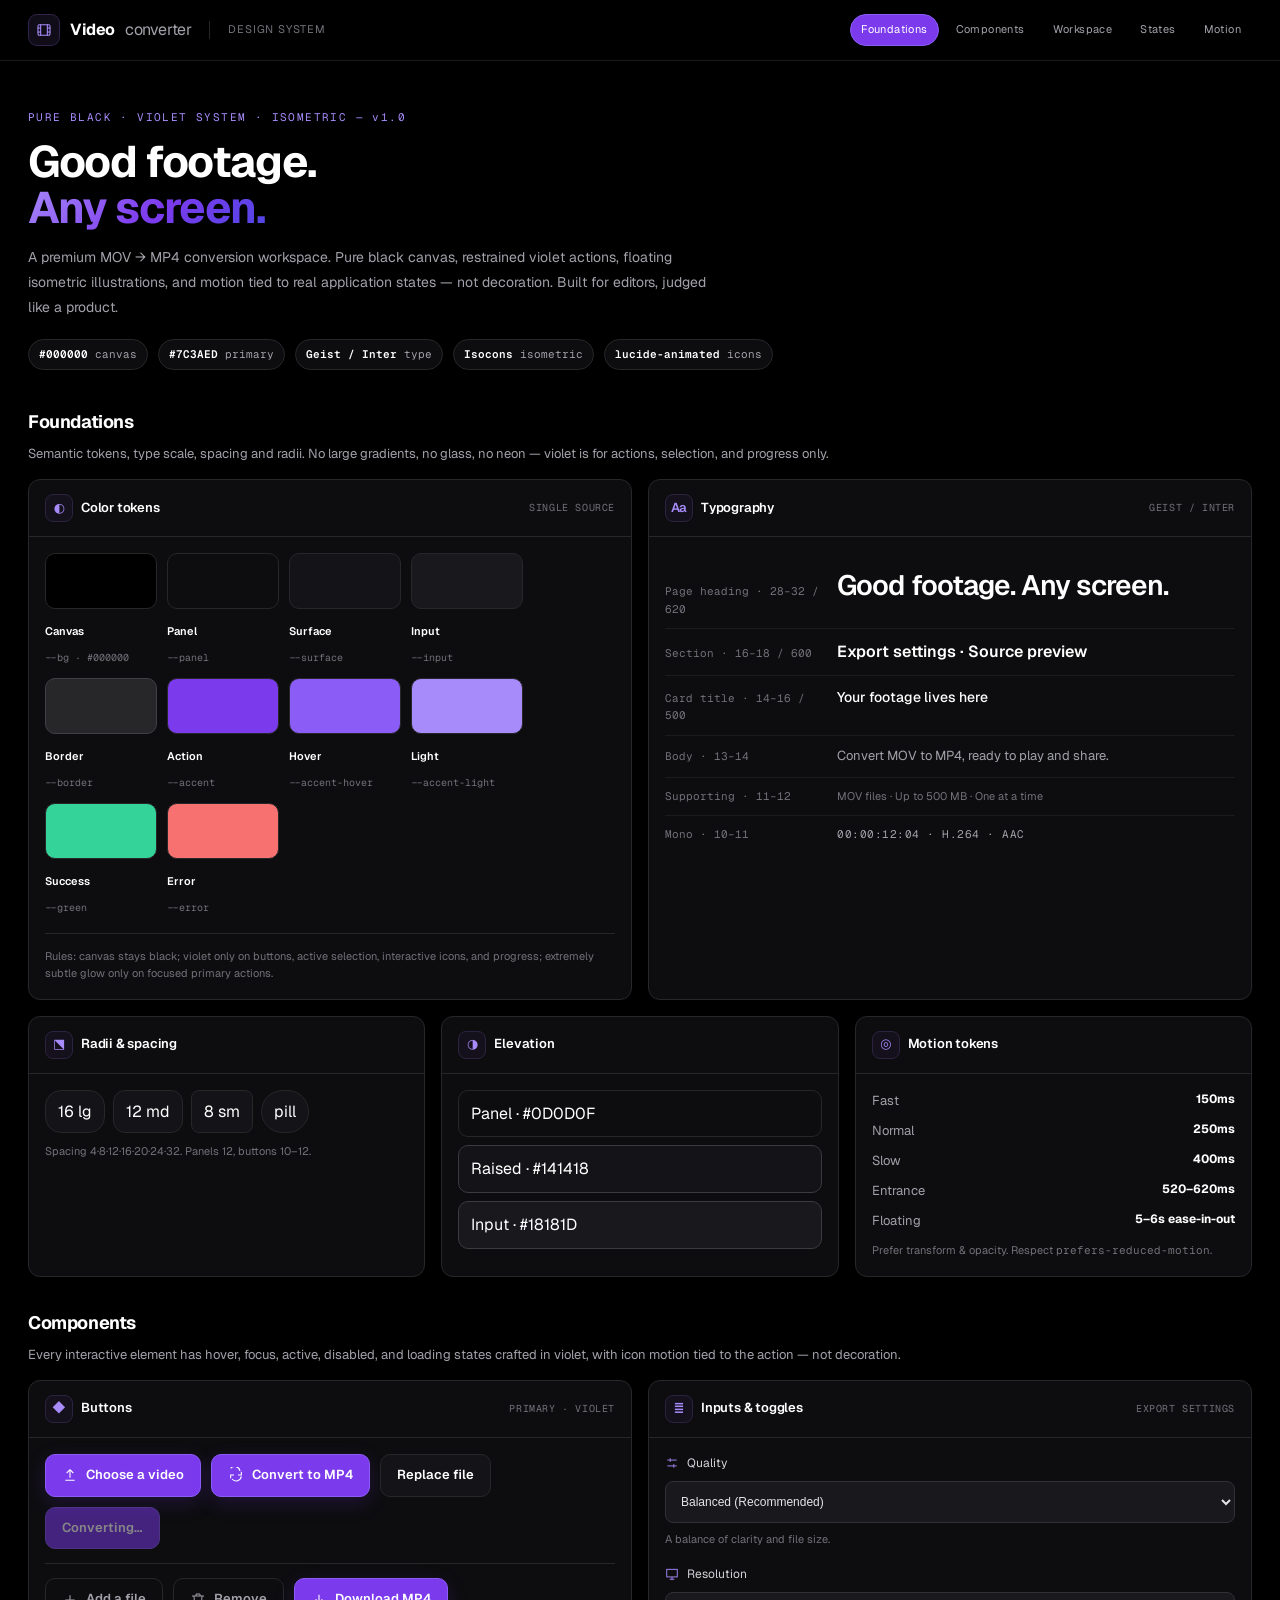
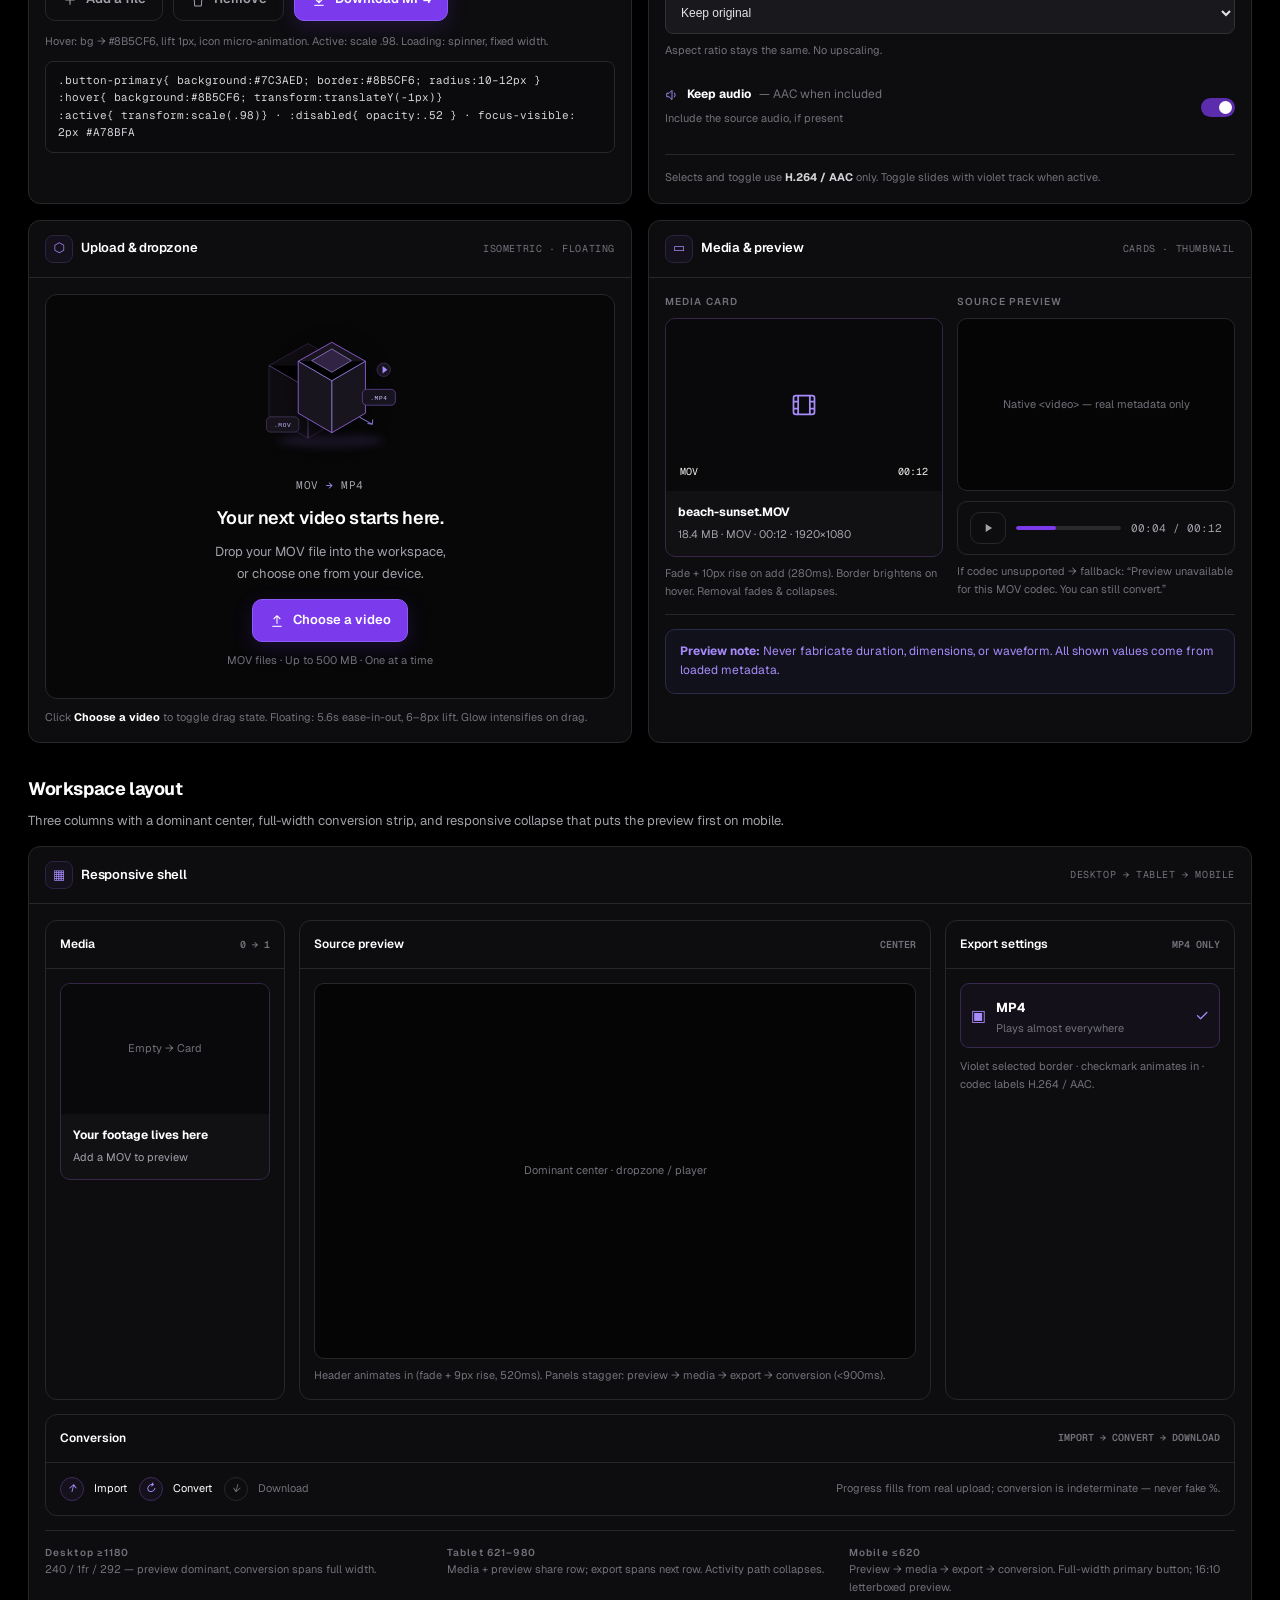
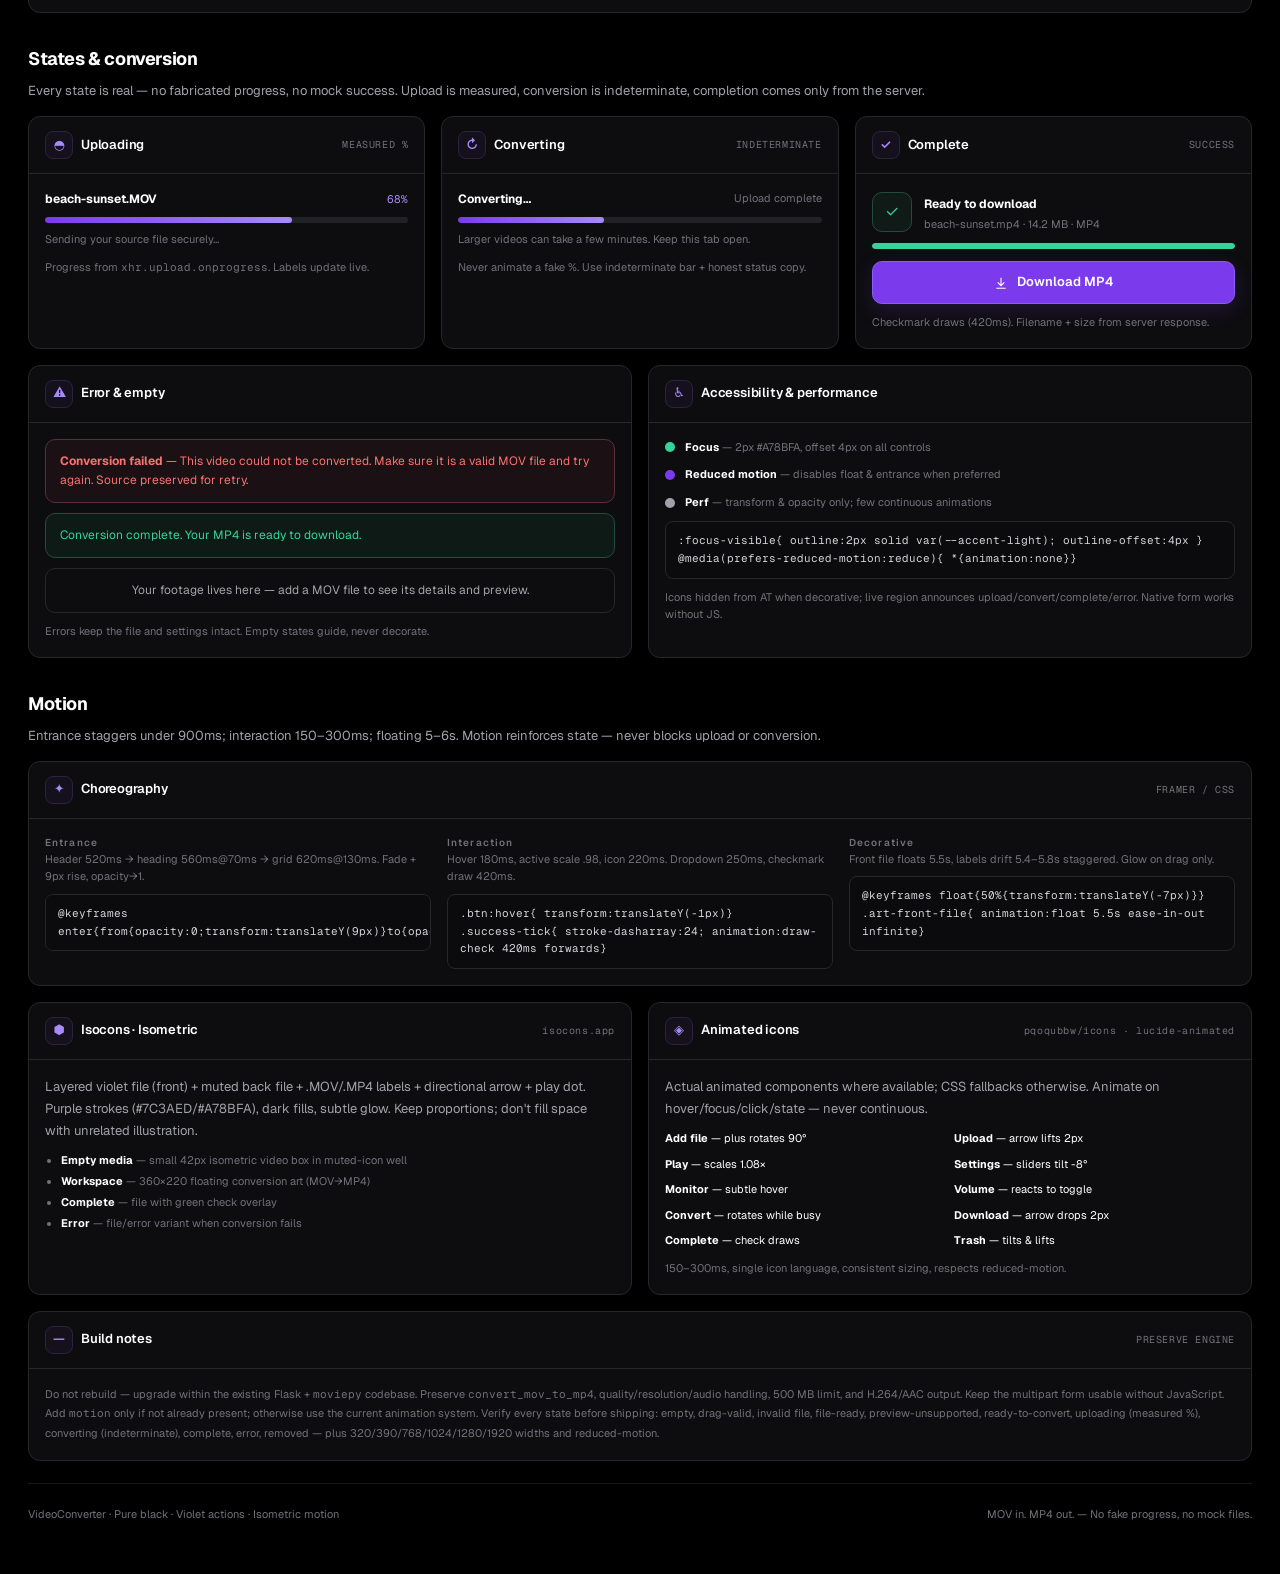
<file: templates/design-system-premium.html>
<!doctype html>
<html lang="en">
<head>
<meta charset="utf-8">
<meta name="viewport" content="width=device-width,initial-scale=1">
<title>VideoConverter — Design System</title>
<link rel="preconnect" href="https://fonts.googleapis.com">
<link href="https://fonts.googleapis.com/css2?family=Geist:wght@400;500;600;700&family=Geist+Mono:wght@400;500&family=Inter:wght@400;500;600;700&display=swap" rel="stylesheet">
<style>
:root{
  --bg:#000000; --panel:#0D0D0F; --surface:#141418; --input:#18181D;
  --border:#27272A; --border2:#3f3f46;
  --text:#FFFFFF; --muted:#A1A1AA; --quiet:#71717A;
  --accent:#7C3AED; --accent-hover:#8B5CF6; --accent-light:#A78BFA; --accent-soft:#7c3aed18;
  --green:#34D399; --error:#F87171;
  --r-lg:16px; --r-md:12px; --r-sm:8px; --r-pill:999px;
}
*{box-sizing:border-box;margin:0;padding:0}
html{scroll-behavior:smooth;background:var(--bg)}
body{background:var(--bg);color:var(--text);font-family:'Geist','Inter',system-ui,sans-serif;-webkit-font-smoothing:antialiased;line-height:1.6}
a{color:inherit}
button{font:inherit}

/* NAV */
.topbar{position:sticky;top:0;z-index:50;display:flex;align-items:center;gap:18px;padding:14px 28px;border-bottom:1px solid #1a1a1d;background:#000000f2;backdrop-filter:blur(10px)}
.brand{display:flex;align-items:center;gap:10px;text-decoration:none;font-weight:700;letter-spacing:-.4px}
.brand-mark{width:32px;height:32px;display:grid;place-items:center;background:#100c18;border:1px solid #32234b;border-radius:9px;color:var(--accent-light)}
.brand span em{font-style:normal;font-weight:400;color:var(--muted)}
.nav-divider{width:1px;height:18px;background:var(--border)}
.nav-label{font-size:11px;letter-spacing:.8px;color:var(--quiet);text-transform:uppercase}
.nav-right{margin-left:auto;display:flex;align-items:center;gap:14px}
.dot{width:7px;height:7px;border-radius:50%;background:var(--green);box-shadow:0 0 8px #34d39955}
.pill{font-size:11px;padding:5px 10px;border:1px solid var(--border);border-radius:var(--r-pill);color:var(--muted)}
.toc{display:flex;gap:6px;flex-wrap:wrap}
.toc a{font-size:11px;letter-spacing:.4px;color:var(--muted);text-decoration:none;padding:6px 10px;border-radius:var(--r-pill);border:1px solid transparent;transition:.18s}
.toc a:hover{color:var(--text);border-color:var(--border);background:var(--panel)}
.toc a.active{color:#fff;background:var(--accent);border-color:var(--accent-hover)}

/* HERO */
.hero{padding:48px 28px 28px;max-width:1320px;margin:0 auto}
.kicker{font-family:'Geist Mono',monospace;font-size:11px;letter-spacing:1.4px;color:var(--accent-light);margin-bottom:12px}
.hero h1{font-size:clamp(30px,4vw,44px);font-weight:700;letter-spacing:-1.4px;line-height:1.05}
.hero h1 span{background:linear-gradient(135deg,#a78bfa 0%,#7c3aed 55%,#4f46e5 100%);-webkit-background-clip:text;-webkit-text-fill-color:transparent;background-clip:text}
.hero p{max-width:680px;color:var(--muted);font-size:14px;line-height:1.8;margin-top:14px}
.hero-meta{display:flex;gap:10px;flex-wrap:wrap;margin-top:18px}
.meta-chip{font-family:'Geist Mono',monospace;font-size:11px;padding:6px 10px;border-radius:var(--r-pill);border:1px solid var(--border);background:var(--panel);color:var(--muted)}
.meta-chip b{color:var(--text);font-weight:600}

/* LAYOUT */
.shell{max-width:1320px;margin:0 auto;padding:0 28px 40px}
.grid{display:grid;gap:16px}
.grid-3{grid-template-columns:repeat(3,minmax(0,1fr))}
.grid-2{grid-template-columns:repeat(2,minmax(0,1fr))}
@media(max-width:980px){.grid-3,.grid-2{grid-template-columns:1fr}}
.card{background:var(--panel);border:1px solid var(--border);border-radius:var(--r-md);overflow:hidden}
.card-hd{display:flex;align-items:center;justify-content:space-between;gap:12px;padding:14px 16px;border-bottom:1px solid var(--border)}
.card-hd h2{font-size:13px;font-weight:600;letter-spacing:-.2px;display:flex;gap:8px;align-items:center}
.card-hd h2 i{width:28px;height:28px;display:grid;place-items:center;border-radius:8px;background:#14111d;border:1px solid #2b2340;color:var(--accent-light);font-style:normal}
.card-hd .tag{font-family:'Geist Mono',monospace;font-size:10px;letter-spacing:.6px;color:var(--quiet)}
.card-bd{padding:16px}
.eyebrow{font-size:10px;letter-spacing:1.1px;color:var(--quiet);font-weight:600}
.muted{color:var(--muted);font-size:13px;line-height:1.7}
.small{color:var(--quiet);font-size:11px;line-height:1.6}
.divider{height:1px;background:var(--border);margin:14px 0}

/* TOKENS */
.swatch-row{display:flex;gap:10px;flex-wrap:wrap}
.swatch{width:112px}
.swatch i{display:block;height:56px;border-radius:10px;border:1px solid var(--border);margin-bottom:8px}
.swatch b{font-size:11px;font-weight:600}
.swatch span{font-family:'Geist Mono',monospace;font-size:10px;color:var(--quiet)}
.type-row{display:grid;grid-template-columns:160px 1fr;gap:12px;align-items:baseline;padding:10px 0;border-bottom:1px solid #1b1b1e}
.type-row:last-child{border:0}
.type-k{font-family:'Geist Mono',monospace;font-size:11px;color:var(--quiet)}

/* BUTTONS */
.btn{appearance:none;cursor:pointer;display:inline-flex;align-items:center;justify-content:center;gap:8px;min-height:42px;padding:10px 16px;border-radius:10px;border:1px solid transparent;font-size:13px;font-weight:600;transition:transform 180ms ease,background 180ms ease,border-color 180ms ease,box-shadow 180ms ease,opacity 180ms ease}
.btn:active{transform:scale(.98)}
.btn-primary{background:var(--accent);border-color:#8b5cf6;color:#fff;box-shadow:0 6px 20px #7c3aed2e}
.btn-primary:hover{background:var(--accent-hover);border-color:var(--accent-light);transform:translateY(-1px);box-shadow:0 8px 24px #7c3aed3d}
.btn-secondary{background:var(--surface);border-color:var(--border);color:var(--text)}
.btn-secondary:hover{background:#1c1c21;border-color:#3a3a3f}
.btn-ghost{background:transparent;border-color:var(--border);color:var(--muted)}
.btn-ghost:hover{color:var(--text);border-color:#3a3a3f}
.btn:disabled{opacity:.5;cursor:not-allowed;transform:none;box-shadow:none}
.btn-row{display:flex;gap:10px;flex-wrap:wrap;align-items:center}
.icon{width:16px;height:16px;display:inline-block;vertical-align:middle}

/* animated icons */
.ani{transition:transform 200ms ease}
.btn:hover .ani-upload{transform:translateY(-2px)}
.btn:hover .ani-download{transform:translateY(2px)}
.btn:hover .ani-plus{transform:rotate(90deg) scale(1.08)}
.btn:hover .ani-trash{transform:translateY(-1px) rotate(-8deg)}
.btn--convert:hover .ani-convert{animation:spin 900ms linear infinite}
@keyframes spin{to{transform:rotate(360deg)}}

/* INPUTS / SELECT / TOGGLE */
.field{display:flex;flex-direction:column;gap:8px;margin-bottom:16px}
.field label{font-size:12px;color:#d4d4d8;display:flex;gap:8px;align-items:center}
.select{width:100%;min-height:42px;border:1px solid #303035;border-radius:8px;padding:8px 11px;background:var(--input);color:#e4e4e7;font-size:12px}
.select:focus{outline:none;border-color:#6941a5;box-shadow:0 0 0 3px #7c3aed22}
.toggle{position:relative;display:flex;align-items:center;gap:12px;padding:10px 0;cursor:pointer}
.toggle input{position:absolute;inset:0;opacity:0;cursor:pointer}
.track{width:34px;height:19px;border-radius:999px;background:#3f3f46;position:relative;transition:background 180ms ease;flex:0 0 auto}
.track:after{content:"";position:absolute;width:13px;height:13px;top:3px;left:3px;border-radius:50%;background:#a1a1aa;transition:transform 180ms ease,background 180ms ease}
.toggle input:checked + .track{background:#5b2cac}
.toggle input:checked + .track:after{transform:translateX(15px);background:#fff}
.toggle input:focus-visible + .track{outline:2px solid var(--accent-light);outline-offset:3px}

/* DROPZONE + ISO ART */
.dropzone{position:relative;display:grid;place-items:center;min-height:360px;background:#070708;border:1px solid var(--border);border-radius:var(--r-md);overflow:hidden;transition:border-color 180ms ease,background 180ms ease,box-shadow 180ms ease}
.dropzone:hover{border-color:#3d2b5a;background:#0a0a0c}
.dropzone.is-drag{border-color:var(--accent-light);border-style:dashed;background:#0d0b12;box-shadow:inset 0 0 0 1px #7c3aed22}
.drop-inner{text-align:center;padding:28px 18px}
.float{animation:float 5.6s ease-in-out infinite}
@keyframes float{0%,100%{transform:translateY(0)}50%{transform:translateY(-7px)}}
.float-s{animation:drift 5.2s ease-in-out infinite}
.float-s2{animation:drift 5.8s 800ms ease-in-out infinite reverse}
@keyframes drift{0%,100%{transform:translateY(0)}50%{transform:translateY(-6px)}}
.glow{filter:drop-shadow(0 10px 18px #0008)}
.dropzone.is-drag .glow{filter:drop-shadow(0 0 16px #7c3aed55)}

/* MEDIA CARD */
.media-card{border:1px solid #342747;border-radius:10px;overflow:hidden;background:#111114;max-width:360px}
.thumb{aspect-ratio:16/10;background:#09090b;display:grid;place-items:center;position:relative;color:var(--accent-light)}
.badge{position:absolute;left:8px;bottom:8px;font-family:'Geist Mono',monospace;font-size:10px;background:#09090be6;color:#eee;padding:3px 6px;border-radius:6px}
.dur{position:absolute;right:8px;bottom:8px;font-family:'Geist Mono',monospace;font-size:10px;background:#09090be6;color:#eee;padding:3px 6px;border-radius:6px}
.meta{display:grid;gap:4px;padding:12px}
.meta strong{font-size:12px;white-space:nowrap;overflow:hidden;text-overflow:ellipsis}
.meta span{font-size:11px;color:var(--muted)}

/* PROGRESS */
.progress-wrap{display:flex;flex-direction:column;gap:8px}
.track-bg{height:6px;background:#212126;border-radius:999px;overflow:hidden}
.fill{height:100%;background:linear-gradient(90deg,var(--accent),var(--accent-light));border-radius:999px;transition:width 360ms ease}
.fill.indeterminate{width:40%;animation:indet 1.1s ease-in-out infinite}
@keyframes indet{0%{transform:translateX(-100%)}100%{transform:translateX(260%)}}
.step{display:flex;align-items:center;gap:10px;font-size:11px;color:var(--quiet)}
.step i{width:24px;height:24px;display:grid;place-items:center;border-radius:999px;border:1px solid var(--border);background:var(--panel)}
.step.active{color:var(--text)}
.step.active i{border-color:#3d2b5a;background:#14111d;color:var(--accent-light)}
.step.done i{background:var(--accent);border-color:var(--accent);color:#fff}

/* ALERTS */
.alert{padding:12px 14px;border-radius:10px;border:1px solid var(--border);font-size:12px;line-height:1.6}
.alert-success{border-color:#244b3d;background:#0e1a16;color:var(--green)}
.alert-error{border-color:#593037;background:#1b1013;color:var(--error)}
.alert-info{border-color:#2b2a4a;background:#11111b;color:var(--accent-light)}

/* PREVIEW */
.video-frame{aspect-ratio:16/10;background:#050506;display:grid;place-items:center;border-radius:10px;border:1px solid var(--border);overflow:hidden;position:relative}
.video-frame video{width:100%;height:100%;object-fit:cover}
.controls{display:flex;align-items:center;gap:10px;padding:10px 12px;background:var(--panel);border:1px solid var(--border);border-radius:10px;margin-top:10px}
.seek{flex:1;height:4px;background:#29292e;border-radius:999px;position:relative;overflow:hidden}
.seek i{position:absolute;left:0;top:0;bottom:0;width:38%;background:var(--accent);border-radius:999px}

/* WORKSPACE MOCK */
.ws{display:grid;grid-template-columns:240px 1fr 290px;gap:14px}
.ws .panel{background:var(--panel);border:1px solid var(--border);border-radius:var(--r-md);overflow:hidden}
.ws-hd{min-height:48px;padding:12px 14px;display:flex;align-items:center;justify-content:space-between;border-bottom:1px solid var(--border);font-size:12px;font-weight:600}
.ws-bd{padding:14px}
.ws-activity{grid-column:1 / -1}
@media(max-width:980px){.ws{grid-template-columns:220px 1fr}.ws-export{grid-column:1 / -1}}
@media(max-width:640px){.ws{grid-template-columns:1fr}}

/* SECTION TITLES */
.section{padding:10px 0 0}
.section h2{font-size:18px;letter-spacing:-.4px}
.section p{color:var(--muted);font-size:13px;line-height:1.7;margin-top:6px}

/* CODE */
.code{font-family:'Geist Mono',monospace;font-size:11px;background:#0b0b0d;border:1px solid var(--border);border-radius:8px;padding:10px 12px;color:#d4d4d8;overflow:auto}

/* REDUCED MOTION */
@media(prefers-reduced-motion:reduce){*{animation:none !important;transition:none !important;scroll-behavior:auto !important}}
</style>
</head>
<body>

<header class="topbar">
  <a class="brand" href="#">
    <span class="brand-mark" aria-hidden="true">
      <svg width="16" height="16" viewBox="0 0 24 24" fill="none" stroke="currentColor" stroke-width="1.6" stroke-linecap="round" stroke-linejoin="round"><rect x="3" y="4" width="18" height="16" rx="2"/><path d="M7 4v16M17 4v16M3 9h4M3 15h4M17 9h4M17 15h4"/></svg>
    </span>
    Video<span><em>converter</em></span>
  </a>
  <span class="nav-divider"></span><span class="nav-label">Design system</span>
  <nav class="toc nav-right" aria-label="Sections">
    <a href="#foundations">Foundations</a><a href="#components">Components</a><a href="#workspace">Workspace</a><a href="#states">States</a><a href="#motion">Motion</a>
  </nav>
</header>

<section class="hero">
  <div class="kicker">PURE BLACK · VIOLET SYSTEM · ISOMETRIC — v1.0</div>
  <h1>Good footage.<br><span>Any screen.</span></h1>
  <p>A premium MOV → MP4 conversion workspace. Pure black canvas, restrained violet actions, floating isometric illustrations, and motion tied to real application states — not decoration. Built for editors, judged like a product.</p>
  <div class="hero-meta">
    <span class="meta-chip"><b>#000000</b> canvas</span>
    <span class="meta-chip"><b>#7C3AED</b> primary</span>
    <span class="meta-chip"><b>Geist / Inter</b> type</span>
    <span class="meta-chip"><b>Isocons</b> isometric</span>
    <span class="meta-chip"><b>lucide-animated</b> icons</span>
  </div>
</section>

<div class="shell">

  <!-- FOUNDATIONS -->
  <section id="foundations" class="section">
    <h2>Foundations</h2>
    <p>Semantic tokens, type scale, spacing and radii. No large gradients, no glass, no neon — violet is for actions, selection, and progress only.</p>
  </section>

  <div class="grid grid-2" style="margin-top:14px">
    <div class="card">
      <div class="card-hd"><h2><i>◐</i> Color tokens</h2><span class="tag">SINGLE SOURCE</span></div>
      <div class="card-bd">
        <div class="swatch-row">
          <div class="swatch"><i style="background:#000000"></i><b>Canvas</b><br><span>--bg · #000000</span></div>
          <div class="swatch"><i style="background:#0D0D0F"></i><b>Panel</b><br><span>--panel</span></div>
          <div class="swatch"><i style="background:#141418"></i><b>Surface</b><br><span>--surface</span></div>
          <div class="swatch"><i style="background:#18181D"></i><b>Input</b><br><span>--input</span></div>
          <div class="swatch"><i style="background:#27272A;border-color:#3f3f46"></i><b>Border</b><br><span>--border</span></div>
          <div class="swatch"><i style="background:#7C3AED"></i><b>Action</b><br><span>--accent</span></div>
          <div class="swatch"><i style="background:#8B5CF6"></i><b>Hover</b><br><span>--accent-hover</span></div>
          <div class="swatch"><i style="background:#A78BFA"></i><b>Light</b><br><span>--accent-light</span></div>
          <div class="swatch"><i style="background:#34D399"></i><b>Success</b><br><span>--green</span></div>
          <div class="swatch"><i style="background:#F87171"></i><b>Error</b><br><span>--error</span></div>
        </div>
        <div class="divider"></div>
        <p class="small">Rules: canvas stays black; violet only on buttons, active selection, interactive icons, and progress; extremely subtle glow only on focused primary actions.</p>
      </div>
    </div>
    <div class="card">
      <div class="card-hd"><h2><i>Aa</i> Typography</h2><span class="tag">GEIST / INTER</span></div>
      <div class="card-bd">
        <div class="type-row"><span class="type-k">Page heading · 28–32 / 620</span><span style="font-size:28px;font-weight:600;letter-spacing:-.9px">Good footage. Any screen.</span></div>
        <div class="type-row"><span class="type-k">Section · 16–18 / 600</span><span style="font-size:16px;font-weight:600">Export settings · Source preview</span></div>
        <div class="type-row"><span class="type-k">Card title · 14–16 / 500</span><span style="font-size:14px;font-weight:500">Your footage lives here</span></div>
        <div class="type-row"><span class="type-k">Body · 13–14</span><span style="font-size:13px;color:var(--muted)">Convert MOV to MP4, ready to play and share.</span></div>
        <div class="type-row"><span class="type-k">Supporting · 11–12</span><span style="font-size:11px;color:var(--quiet)">MOV files · Up to 500 MB · One at a time</span></div>
        <div class="type-row"><span class="type-k">Mono · 10–11</span><span style="font-family:'Geist Mono',monospace;font-size:11px;letter-spacing:.5px;color:var(--muted)">00:00:12:04 · H.264 · AAC</span></div>
      </div>
    </div>
  </div>

  <div class="grid grid-3" style="margin-top:16px">
    <div class="card"><div class="card-hd"><h2><i>⬔</i> Radii & spacing</h2></div><div class="card-bd">
      <div style="display:flex;gap:8px;flex-wrap:wrap"><span style="padding:8px 12px;border:1px solid var(--border);border-radius:16px;background:var(--surface)">16 lg</span><span style="padding:8px 12px;border:1px solid var(--border);border-radius:12px;background:var(--surface)">12 md</span><span style="padding:8px 12px;border:1px solid var(--border);border-radius:8px;background:var(--surface)">8 sm</span><span style="padding:8px 12px;border:1px solid var(--border);border-radius:999px;background:var(--surface)">pill</span></div>
      <p class="small" style="margin-top:10px">Spacing 4·8·12·16·20·24·32. Panels 12, buttons 10–12.</p>
    </div></div>
    <div class="card"><div class="card-hd"><h2><i>◑</i> Elevation</h2></div><div class="card-bd">
      <div style="display:grid;gap:8px"><div style="padding:10px 12px;border:1px solid var(--border);border-radius:10px;background:var(--panel)">Panel · #0D0D0F</div><div style="padding:10px 12px;border:1px solid #3a3a3f;border-radius:10px;background:var(--surface)">Raised · #141418</div><div style="padding:10px 12px;border:1px solid #3a3a3f;border-radius:10px;background:var(--input)">Input · #18181D</div></div>
    </div></div>
    <div class="card"><div class="card-hd"><h2><i>◎</i> Motion tokens</h2></div><div class="card-bd">
      <div style="display:grid;gap:8px;font-size:12px"><div style="display:flex;justify-content:space-between"><span class="muted">Fast</span><b>150ms</b></div><div style="display:flex;justify-content:space-between"><span class="muted">Normal</span><b>250ms</b></div><div style="display:flex;justify-content:space-between"><span class="muted">Slow</span><b>400ms</b></div><div style="display:flex;justify-content:space-between"><span class="muted">Entrance</span><b>520–620ms</b></div><div style="display:flex;justify-content:space-between"><span class="muted">Floating</span><b>5–6s ease-in-out</b></div></div>
      <p class="small" style="margin-top:10px">Prefer transform & opacity. Respect <code style="font-family:'Geist Mono',monospace">prefers-reduced-motion</code>.</p>
    </div></div>
  </div>

  <!-- COMPONENTS -->
  <section id="components" class="section" style="margin-top:22px">
    <h2>Components</h2><p>Every interactive element has hover, focus, active, disabled, and loading states crafted in violet, with icon motion tied to the action — not decoration.</p>
  </section>

  <div class="grid grid-2" style="margin-top:14px">
    <div class="card">
      <div class="card-hd"><h2><i>◆</i> Buttons</h2><span class="tag">PRIMARY · VIOLET</span></div>
      <div class="card-bd">
        <div class="btn-row">
          <button class="btn btn-primary"><svg class="icon ani ani-upload" viewBox="0 0 24 24" fill="none" stroke="currentColor" stroke-width="1.6"><path d="M12 16V4M7 9l5-5 5 5"/><path d="M5 20h14"/></svg> Choose a video</button>
          <button class="btn btn-primary btn--convert"><svg class="icon ani ani-convert" viewBox="0 0 24 24" fill="none" stroke="currentColor" stroke-width="1.6"><path d="M20 7v5h-5M4 17v-5h5"/><path d="M18 6a8 8 0 0 0-14-4M6 18a8 8 0 0 0 14-4"/></svg> Convert to MP4</button>
          <button class="btn btn-secondary">Replace file</button>
          <button class="btn btn-primary" disabled>Converting…</button>
        </div>
        <div class="divider"></div>
        <div class="btn-row">
          <button class="btn btn-ghost"><svg class="icon ani ani-plus" viewBox="0 0 24 24" fill="none" stroke="currentColor" stroke-width="1.6"><path d="M12 5v14M5 12h14"/></svg> Add a file</button>
          <button class="btn btn-ghost"><svg class="icon ani ani-trash" viewBox="0 0 24 24" fill="none" stroke="currentColor" stroke-width="1.5"><path d="M3 6h18M9 6V3h6v3M6 6l1 15h10l1-15"/></svg> Remove</button>
          <button class="btn btn-primary"><svg class="icon ani ani-download" viewBox="0 0 24 24" fill="none" stroke="currentColor" stroke-width="1.6"><path d="M12 4v12M7 11l5 5 5-5"/><path d="M5 20h14"/></svg> Download MP4</button>
        </div>
        <p class="small" style="margin-top:12px">Hover: bg → #8B5CF6, lift 1px, icon micro-animation. Active: scale .98. Loading: spinner, fixed width.</p>
        <div class="code" style="margin-top:10px">.button-primary{ background:#7C3AED; border:#8B5CF6; radius:10–12px }<br>:hover{ background:#8B5CF6; transform:translateY(-1px)}<br>:active{ transform:scale(.98)} · :disabled{ opacity:.52 } · focus-visible: 2px #A78BFA</div>
      </div>
    </div>

    <div class="card">
      <div class="card-hd"><h2><i>≣</i> Inputs & toggles</h2><span class="tag">EXPORT SETTINGS</span></div>
      <div class="card-bd">
        <div class="field"><label><svg width="14" height="14" viewBox="0 0 24 24" fill="none" stroke="#a78bfa" stroke-width="1.6"><path d="M4 7h16M4 17h16M9 4v6M15 14v6"/></svg> Quality</label><select class="select"><option>Balanced (Recommended)</option><option>Smaller file</option><option>Higher quality</option></select><span class="small">A balance of clarity and file size.</span></div>
        <div class="field"><label><svg width="14" height="14" viewBox="0 0 24 24" fill="none" stroke="#a78bfa" stroke-width="1.6"><rect x="3" y="4" width="18" height="13"/><path d="M8 21h8M12 17v4"/></svg> Resolution</label><select class="select"><option>Keep original</option><option>Up to 1080p</option><option>Up to 720p</option></select><span class="small">Aspect ratio stays the same. No upscaling.</span></div>
        <label class="toggle"><span style="flex:1"><strong style="display:flex;gap:8px;align-items:center;font-size:12px"><svg width="14" height="14" viewBox="0 0 24 24" fill="none" stroke="#a78bfa" stroke-width="1.6"><path d="M3 9h4l5-5v16l-5-5H3z"/><path d="M16 8a7 7 0 0 1 0 8"/></svg> Keep audio <span style="color:var(--quiet);font-weight:400">— AAC when included</span></strong><span class="small">Include the source audio, if present</span></span><input type="checkbox" checked><span class="track" aria-hidden="true"></span></label>
        <div class="divider"></div>
        <p class="small">Selects and toggle use <b style="color:#d4d4d8">H.264 / AAC</b> only. Toggle slides with violet track when active.</p>
      </div>
    </div>
  </div>

  <div class="grid grid-2" style="margin-top:16px">
    <div class="card">
      <div class="card-hd"><h2><i>⬡</i> Upload & dropzone</h2><span class="tag">ISOMETRIC · FLOATING</span></div>
      <div class="card-bd">
        <div class="dropzone" id="dz-demo">
          <div class="drop-inner">
            <div style="width:220px;height:140px;margin:0 auto 14px;position:relative" aria-hidden="true">
              <svg viewBox="0 0 360 220" width="100%" height="100%" style="overflow:visible">
                <ellipse cx="181" cy="188" rx="86" ry="11" fill="#1b1526" style="filter:blur(6px)"/>
                <g opacity=".78"><path d="m80 65 64-36 64 36v83l-64 36-64-36V65Z" fill="#121016" stroke="#4c3571"/><path d="m80 65 64 37 64-37M144 102v82" stroke="#7a5aa8" stroke-width="1.4"/></g>
                <g class="glow float"><path d="m128 58 55-31 55 31v85l-55 32-55-32V58Z" fill="#19151f" stroke="#9565df" stroke-width="1.4"/><path d="m128 58 55 32 55-32M183 90v85" stroke="#a78bfa" stroke-width="1.4"/><path d="m150 57 33-19 32 19-32 19-33-19Z" fill="#302344" stroke="#b49af2"/></g>
                <g class="float-s"><rect x="76" y="149" width="53" height="25" rx="7" fill="#16131c" stroke="#55416f"/><text x="102.5" y="165" text-anchor="middle" fill="#c4b5fd" font-size="10" font-family="monospace" letter-spacing="1">.MOV</text></g>
                <g class="float-s2"><rect x="233" y="104" width="54" height="26" rx="7" fill="#171420" stroke="#7853b8"/><text x="260" y="121" text-anchor="middle" fill="#d6c8ff" font-size="10" font-family="monospace" letter-spacing="1">.MP4</text></g>
                <path d="m229 150 20 11m-7-1 7 1 1-7" stroke="#a78bfa" stroke-width="1.4" stroke-linecap="round" stroke-linejoin="round"/>
                <circle cx="268" cy="72" r="11" fill="#171420" stroke="#55377f"/><path d="m266 66 8 6-8 6V66Z" fill="#a78bfa"/>
              </svg>
            </div>
            <div style="font-family:'Geist Mono',monospace;font-size:11px;color:var(--muted);letter-spacing:.5px;margin-bottom:10px">MOV <span style="color:var(--accent-light)">→</span> MP4</div>
            <div style="font-size:18px;font-weight:600;letter-spacing:-.4px">Your next video starts here.</div>
            <p class="muted" style="margin:8px 0 14px">Drop your MOV file into the workspace,<br>or choose one from your device.</p>
            <button class="btn btn-primary" onclick="document.getElementById('dz-demo').classList.toggle('is-drag')"><svg class="icon ani ani-upload" viewBox="0 0 24 24" fill="none" stroke="currentColor" stroke-width="1.6"><path d="M12 16V4M7 9l5-5 5 5"/><path d="M5 20h14"/></svg> Choose a video</button>
            <div class="small" style="margin-top:10px">MOV files · Up to 500 MB · One at a time</div>
          </div>
          <div style="position:absolute;inset:12px;border:1px dashed var(--accent-light);border-radius:10px;display:none;place-items:center;color:#c4b5fd;text-align:center" class="drag-overlay"><div><div style="font-size:22px">＋</div><div style="font-size:12px;font-weight:600;margin-top:6px">Drop to import your MOV</div></div></div>
        </div>
        <p class="small" style="margin-top:10px">Click <b style="color:var(--text)">Choose a video</b> to toggle drag state. Floating: 5.6s ease-in-out, 6–8px lift. Glow intensifies on drag.</p>
      </div>
    </div>

    <div class="card">
      <div class="card-hd"><h2><i>▭</i> Media & preview</h2><span class="tag">CARDS · THUMBNAIL</span></div>
      <div class="card-bd">
        <div style="display:grid;grid-template-columns:1fr 1fr;gap:14px;align-items:start">
          <div>
            <div class="eyebrow" style="margin-bottom:8px">MEDIA CARD</div>
            <div class="media-card">
              <div class="thumb"><svg width="28" height="28" viewBox="0 0 24 24" fill="none" stroke="currentColor" stroke-width="1.5"><rect x="3" y="4" width="18" height="16" rx="2"/><path d="M7 4v16M17 4v16M3 9h4M3 15h4M17 9h4M17 15h4"/></svg><span class="badge">MOV</span><span class="dur">00:12</span></div>
              <div class="meta"><strong>beach-sunset.MOV</strong><span>18.4 MB · MOV · 00:12 · 1920×1080</span></div>
            </div>
            <p class="small" style="margin-top:8px">Fade + 10px rise on add (280ms). Border brightens on hover. Removal fades & collapses.</p>
          </div>
          <div>
            <div class="eyebrow" style="margin-bottom:8px">SOURCE PREVIEW</div>
            <div class="video-frame"><span class="small" style="color:var(--quiet)">Native &lt;video&gt; — real metadata only</span></div>
            <div class="controls"><button class="btn btn-ghost" style="min-height:32px;padding:6px 10px"><svg width="14" height="14" viewBox="0 0 24 24" fill="currentColor"><path d="M8 5v14l11-7z"/></svg></button><div class="seek"><i></i></div><span style="font-family:'Geist Mono',monospace;font-size:11px;color:var(--muted)">00:04 / 00:12</span></div>
            <p class="small" style="margin-top:8px">If codec unsupported → fallback: “Preview unavailable for this MOV codec. You can still convert.”</p>
          </div>
        </div>
        <div class="divider"></div>
        <div class="alert alert-info"><strong>Preview note:</strong> Never fabricate duration, dimensions, or waveform. All shown values come from loaded metadata.</div>
      </div>
    </div>
  </div>

  <!-- WORKSPACE -->
  <section id="workspace" class="section" style="margin-top:22px">
    <h2>Workspace layout</h2><p>Three columns with a dominant center, full-width conversion strip, and responsive collapse that puts the preview first on mobile.</p>
  </section>

  <div class="card" style="margin-top:14px">
    <div class="card-hd"><h2><i>▦</i> Responsive shell</h2><span class="tag">DESKTOP → TABLET → MOBILE</span></div>
    <div class="card-bd">
      <div class="ws">
        <div class="panel"><div class="ws-hd">Media <span style="font-family:'Geist Mono',monospace;font-size:10px;color:var(--quiet)">0 → 1</span></div><div class="ws-bd"><div class="media-card" style="max-width:none"><div class="thumb" style="aspect-ratio:16/10"><span class="small">Empty → Card</span></div><div class="meta"><strong>Your footage lives here</strong><span>Add a MOV to preview</span></div></div></div></div>
        <div class="panel"><div class="ws-hd">Source preview <span style="font-family:'Geist Mono',monospace;font-size:10px;color:var(--quiet)">CENTER</span></div><div class="ws-bd"><div class="video-frame" style="min-height:170px"><span class="small">Dominant center · dropzone / player</span></div><div class="small" style="margin-top:8px">Header animates in (fade + 9px rise, 520ms). Panels stagger: preview → media → export → conversion (&lt;900ms).</div></div></div>
        <div class="panel ws-export"><div class="ws-hd">Export settings <span style="font-family:'Geist Mono',monospace;font-size:10px;color:var(--quiet)">MP4 ONLY</span></div><div class="ws-bd">
          <div style="display:flex;align-items:center;gap:10px;padding:10px;border:1px solid #38294e;background:#131019;border-radius:9px"><span style="color:var(--accent-light)">▣</span><div><strong style="font-size:13px">MP4</strong><div class="small">Plays almost everywhere</div></div><span style="margin-left:auto;color:var(--accent-light)">✓</span></div>
          <div class="small" style="margin-top:10px">Violet selected border · checkmark animates in · codec labels H.264 / AAC.</div>
        </div></div>
        <div class="panel ws-activity"><div class="ws-hd">Conversion <span style="font-family:'Geist Mono',monospace;font-size:10px;color:var(--quiet)">IMPORT → CONVERT → DOWNLOAD</span></div><div class="ws-bd" style="display:flex;gap:12px;align-items:center;flex-wrap:wrap"><div class="step active"><i>↑</i> Import</div><div class="step active"><i>↻</i> Convert</div><div class="step"><i>↓</i> Download</div><span class="small" style="margin-left:auto">Progress fills from real upload; conversion is indeterminate — never fake %.</span></div></div>
      </div>
      <div class="divider"></div>
      <div class="grid grid-3">
        <div><div class="eyebrow">Desktop ≥1180</div><p class="small">240 / 1fr / 292 — preview dominant, conversion spans full width.</p></div>
        <div><div class="eyebrow">Tablet 621–980</div><p class="small">Media + preview share row; export spans next row. Activity path collapses.</p></div>
        <div><div class="eyebrow">Mobile ≤620</div><p class="small">Preview → media → export → conversion. Full-width primary button; 16:10 letterboxed preview.</p></div>
      </div>
    </div>
  </div>

  <!-- STATES -->
  <section id="states" class="section" style="margin-top:22px">
    <h2>States & conversion</h2><p>Every state is real — no fabricated progress, no mock success. Upload is measured, conversion is indeterminate, completion comes only from the server.</p>
  </section>

  <div class="grid grid-3" style="margin-top:14px">
    <div class="card">
      <div class="card-hd"><h2><i>◓</i> Uploading</h2><span class="tag">MEASURED %</span></div>
      <div class="card-bd">
        <div class="progress-wrap"><div style="display:flex;justify-content:space-between;align-items:center"><strong style="font-size:12px">beach-sunset.MOV</strong><span style="font-family:'Geist Mono',monospace;font-size:11px;color:var(--accent-light)">68%</span></div><div class="track-bg"><div class="fill" style="width:68%"></div></div><span class="small">Sending your source file securely…</span></div>
        <p class="small" style="margin-top:10px">Progress from <code style="font-family:'Geist Mono',monospace">xhr.upload.onprogress</code>. Labels update live.</p>
      </div>
    </div>
    <div class="card">
      <div class="card-hd"><h2><i>↻</i> Converting</h2><span class="tag">INDETERMINATE</span></div>
      <div class="card-bd">
        <div class="progress-wrap"><div style="display:flex;justify-content:space-between"><strong style="font-size:12px">Converting…</strong><span class="small">Upload complete</span></div><div class="track-bg" style="position:relative;overflow:hidden"><div class="fill indeterminate"></div></div><span class="small">Larger videos can take a few minutes. Keep this tab open.</span></div>
        <p class="small" style="margin-top:10px">Never animate a fake %. Use indeterminate bar + honest status copy.</p>
      </div>
    </div>
    <div class="card">
      <div class="card-hd"><h2><i>✓</i> Complete</h2><span class="tag">SUCCESS</span></div>
      <div class="card-bd">
        <div style="display:flex;gap:12px;align-items:center"><div style="width:40px;height:40px;display:grid;place-items:center;border-radius:10px;background:#101a16;border:1px solid #244b3d;color:var(--green)">✓</div><div><strong style="font-size:12px">Ready to download</strong><div class="small">beach-sunset.mp4 · 14.2 MB · MP4</div></div></div>
        <div class="track-bg" style="margin-top:10px"><div class="fill" style="width:100%;background:var(--green)"></div></div>
        <button class="btn btn-primary" style="width:100%;margin-top:12px"><svg class="icon ani ani-download" viewBox="0 0 24 24" fill="none" stroke="currentColor" stroke-width="1.6"><path d="M12 4v12M7 11l5 5 5-5"/><path d="M5 20h14"/></svg> Download MP4</button>
        <p class="small" style="margin-top:10px">Checkmark draws (420ms). Filename + size from server response.</p>
      </div>
    </div>
  </div>

  <div class="grid grid-2" style="margin-top:16px">
    <div class="card">
      <div class="card-hd"><h2><i>⚠</i> Error & empty</h2></div>
      <div class="card-bd" style="display:grid;gap:10px">
        <div class="alert alert-error"><strong>Conversion failed</strong> — This video could not be converted. Make sure it is a valid MOV file and try again. Source preserved for retry.</div>
        <div class="alert alert-success">Conversion complete. Your MP4 is ready to download.</div>
        <div class="alert" style="text-align:center;color:var(--muted)">Your footage lives here — add a MOV file to see its details and preview.</div>
        <p class="small">Errors keep the file and settings intact. Empty states guide, never decorate.</p>
      </div>
    </div>
    <div class="card">
      <div class="card-hd"><h2><i>♿</i> Accessibility & performance</h2></div>
      <div class="card-bd" style="display:grid;gap:10px">
        <div style="display:flex;gap:10px;align-items:center"><span style="width:10px;height:10px;border-radius:50%;background:var(--green)"></span><span class="small"><b style="color:var(--text)">Focus</b> — 2px #A78BFA, offset 4px on all controls</span></div>
        <div style="display:flex;gap:10px;align-items:center"><span style="width:10px;height:10px;border-radius:50%;background:var(--accent)"></span><span class="small"><b style="color:var(--text)">Reduced motion</b> — disables float & entrance when preferred</span></div>
        <div style="display:flex;gap:10px;align-items:center"><span style="width:10px;height:10px;border-radius:50%;background:var(--muted)"></span><span class="small"><b style="color:var(--text)">Perf</b> — transform & opacity only; few continuous animations</span></div>
        <div class="code">:focus-visible{ outline:2px solid var(--accent-light); outline-offset:4px }<br>@media(prefers-reduced-motion:reduce){ *{animation:none}}</div>
        <p class="small">Icons hidden from AT when decorative; live region announces upload/convert/complete/error. Native form works without JS.</p>
      </div>
    </div>
  </div>

  <!-- MOTION -->
  <section id="motion" class="section" style="margin-top:22px">
    <h2>Motion</h2><p>Entrance staggers under 900ms; interaction 150–300ms; floating 5–6s. Motion reinforces state — never blocks upload or conversion.</p>
  </section>

  <div class="card" style="margin-top:14px">
    <div class="card-hd"><h2><i>✦</i> Choreography</h2><span class="tag">FRAMER / CSS</span></div>
    <div class="card-bd">
      <div class="grid grid-3">
        <div><div class="eyebrow">Entrance</div><p class="small">Header 520ms → heading 560ms@70ms → grid 620ms@130ms. Fade + 9px rise, opacity→1.</p><div class="code" style="margin-top:8px">@keyframes enter{from{opacity:0;transform:translateY(9px)}to{opacity:1;transform:translateY(0)}}</div></div>
        <div><div class="eyebrow">Interaction</div><p class="small">Hover 180ms, active scale .98, icon 220ms. Dropdown 250ms, checkmark draw 420ms.</p><div class="code" style="margin-top:8px">.btn:hover{ transform:translateY(-1px)}<br>.success-tick{ stroke-dasharray:24; animation:draw-check 420ms forwards}</div></div>
        <div><div class="eyebrow">Decorative</div><p class="small">Front file floats 5.5s, labels drift 5.4–5.8s staggered. Glow on drag only.</p><div class="code" style="margin-top:8px">@keyframes float{50%{transform:translateY(-7px)}}<br>.art-front-file{ animation:float 5.5s ease-in-out infinite}</div></div>
      </div>
    </div>
  </div>

  <!-- ISOCONS & ICONS -->
  <div class="grid grid-2" style="margin-top:16px">
    <div class="card"><div class="card-hd"><h2><i>⬢</i> Isocons · Isometric</h2><span class="tag">isocons.app</span></div><div class="card-bd">
      <p class="muted">Layered violet file (front) + muted back file + .MOV/.MP4 labels + directional arrow + play dot. Purple strokes (#7C3AED/#A78BFA), dark fills, subtle glow. Keep proportions; don't fill space with unrelated illustration.</p>
      <ul class="small" style="margin-top:8px;padding-left:16px;line-height:1.9">
        <li><b style="color:var(--text)">Empty media</b> — small 42px isometric video box in muted-icon well</li>
        <li><b style="color:var(--text)">Workspace</b> — 360×220 floating conversion art (MOV→MP4)</li>
        <li><b style="color:var(--text)">Complete</b> — file with green check overlay</li>
        <li><b style="color:var(--text)">Error</b> — file/error variant when conversion fails</li>
      </ul>
    </div></div>
    <div class="card"><div class="card-hd"><h2><i>◈</i> Animated icons</h2><span class="tag">pqoqubbw/icons · lucide-animated</span></div><div class="card-bd">
      <p class="muted">Actual animated components where available; CSS fallbacks otherwise. Animate on hover/focus/click/state — never continuous.</p>
      <div style="display:grid;grid-template-columns:1fr 1fr;gap:8px;margin-top:10px;font-size:11px">
        <span><b>Add file</b> — plus rotates 90°</span><span><b>Upload</b> — arrow lifts 2px</span>
        <span><b>Play</b> — scales 1.08×</span><span><b>Settings</b> — sliders tilt -8°</span>
        <span><b>Monitor</b> — subtle hover</span><span><b>Volume</b> — reacts to toggle</span>
        <span><b>Convert</b> — rotates while busy</span><span><b>Download</b> — arrow drops 2px</span>
        <span><b>Complete</b> — check draws</span><span><b>Trash</b> — tilts & lifts</span>
      </div>
      <p class="small" style="margin-top:10px">150–300ms, single icon language, consistent sizing, respects reduced-motion.</p>
    </div></div>
  </div>

  <div class="card" style="margin-top:16px">
    <div class="card-hd"><h2><i>—</i> Build notes</h2><span class="tag">PRESERVE ENGINE</span></div>
    <div class="card-bd">
      <p class="small" style="line-height:1.8">
        Do not rebuild — upgrade within the existing Flask + <code style="font-family:'Geist Mono',monospace">moviepy</code> codebase. Preserve <code style="font-family:'Geist Mono',monospace">convert_mov_to_mp4</code>, quality/resolution/audio handling, 500 MB limit, and H.264/AAC output. Keep the multipart form usable without JavaScript. Add <code style="font-family:'Geist Mono',monospace">motion</code> only if not already present; otherwise use the current animation system. Verify every state before shipping: empty, drag-valid, invalid file, file-ready, preview-unsupported, ready-to-convert, uploading (measured %), converting (indeterminate), complete, error, removed — plus 320/390/768/1024/1280/1920 widths and reduced-motion.
      </p>
    </div>
  </div>

  <footer style="display:flex;justify-content:space-between;gap:12px;flex-wrap:wrap;padding:22px 0 10px;color:var(--quiet);font-size:11px;border-top:1px solid #15151a;margin-top:22px">
    <span>VideoConverter · Pure black · Violet actions · Isometric motion</span>
    <span>MOV in. MP4 out. — No fake progress, no mock files.</span>
  </footer>

</div>

<script>
const links=[...document.querySelectorAll('.toc a')];
const secs=[...document.querySelectorAll('section[id], #foundations')];
const obs=new IntersectionObserver(ents=>{
  let id=''; ents.forEach(e=>{if(e.isIntersecting) id=e.target.id});
  links.forEach(a=>a.classList.toggle('active', a.getAttribute('href')==='#'+id));
},{threshold:.35});
document.querySelectorAll('section[id]').forEach(s=>obs.observe(s));
</script>
</body>
</html>
</file>
